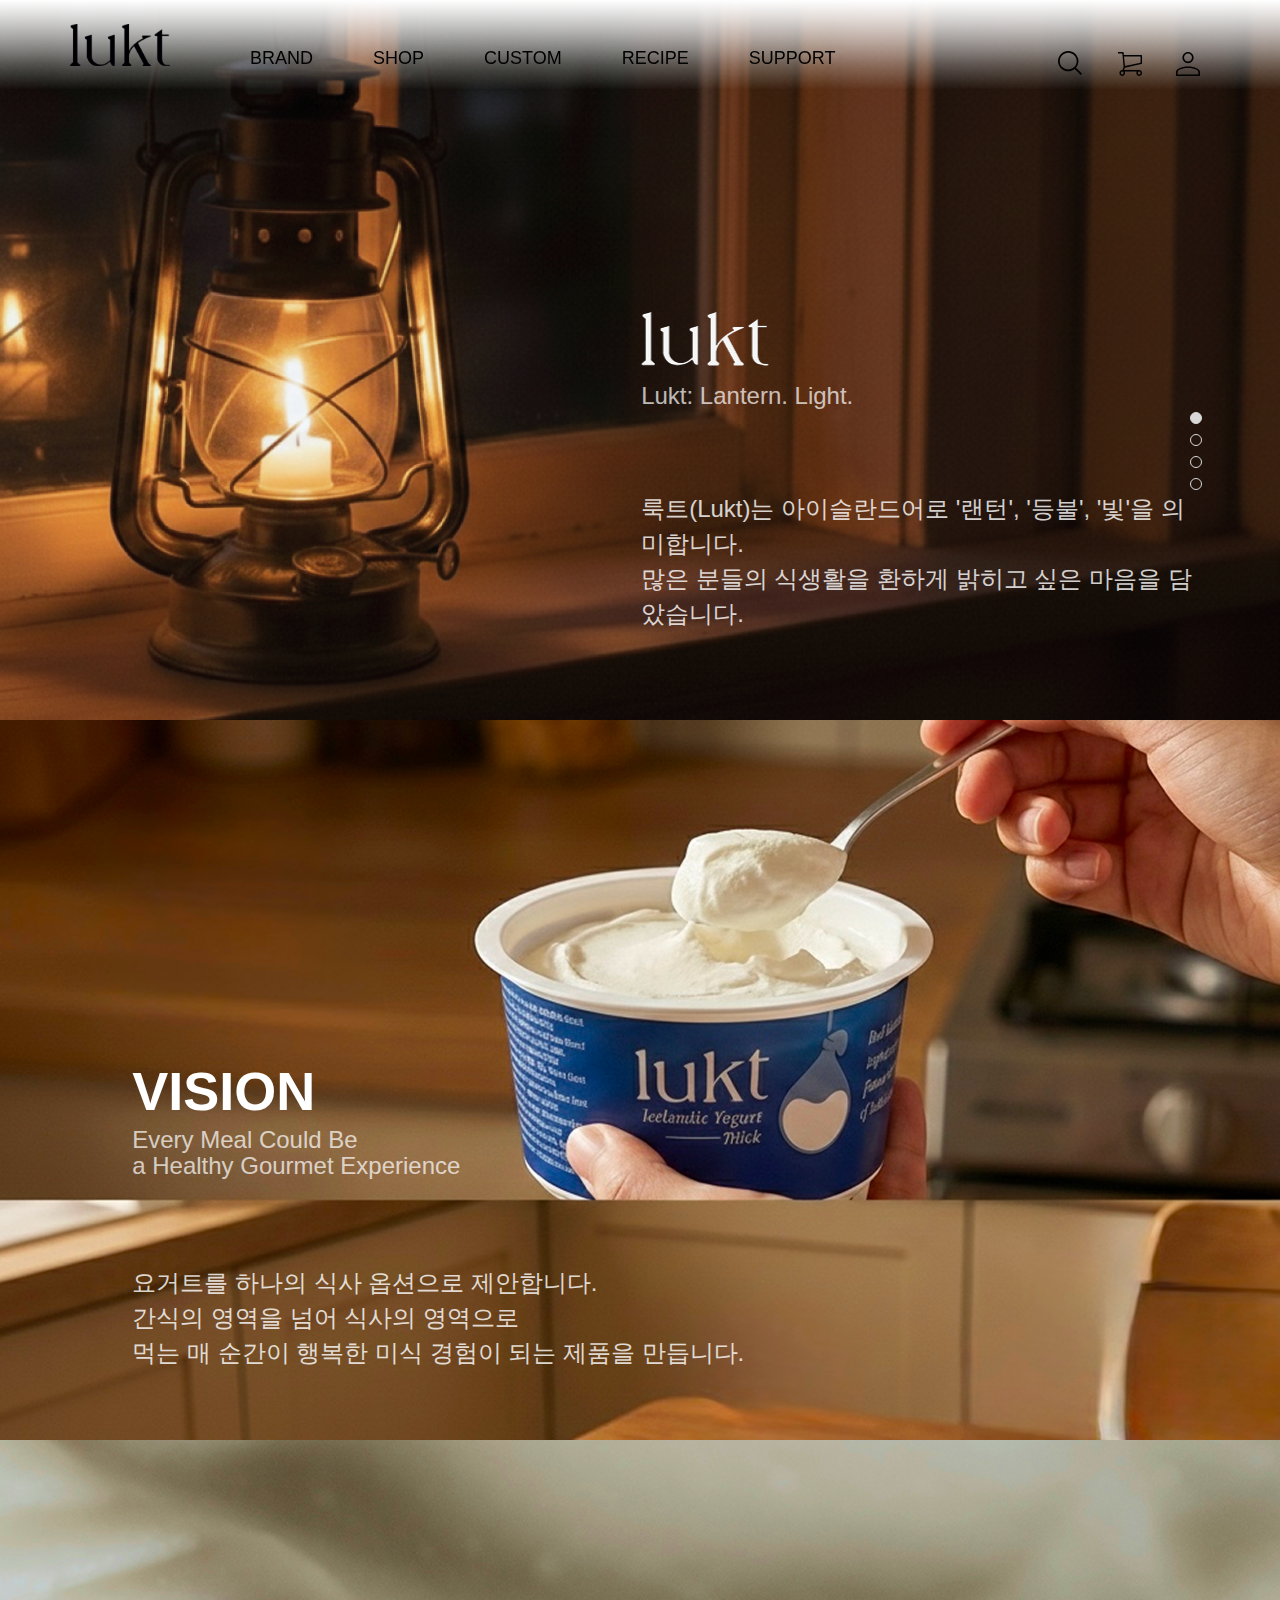
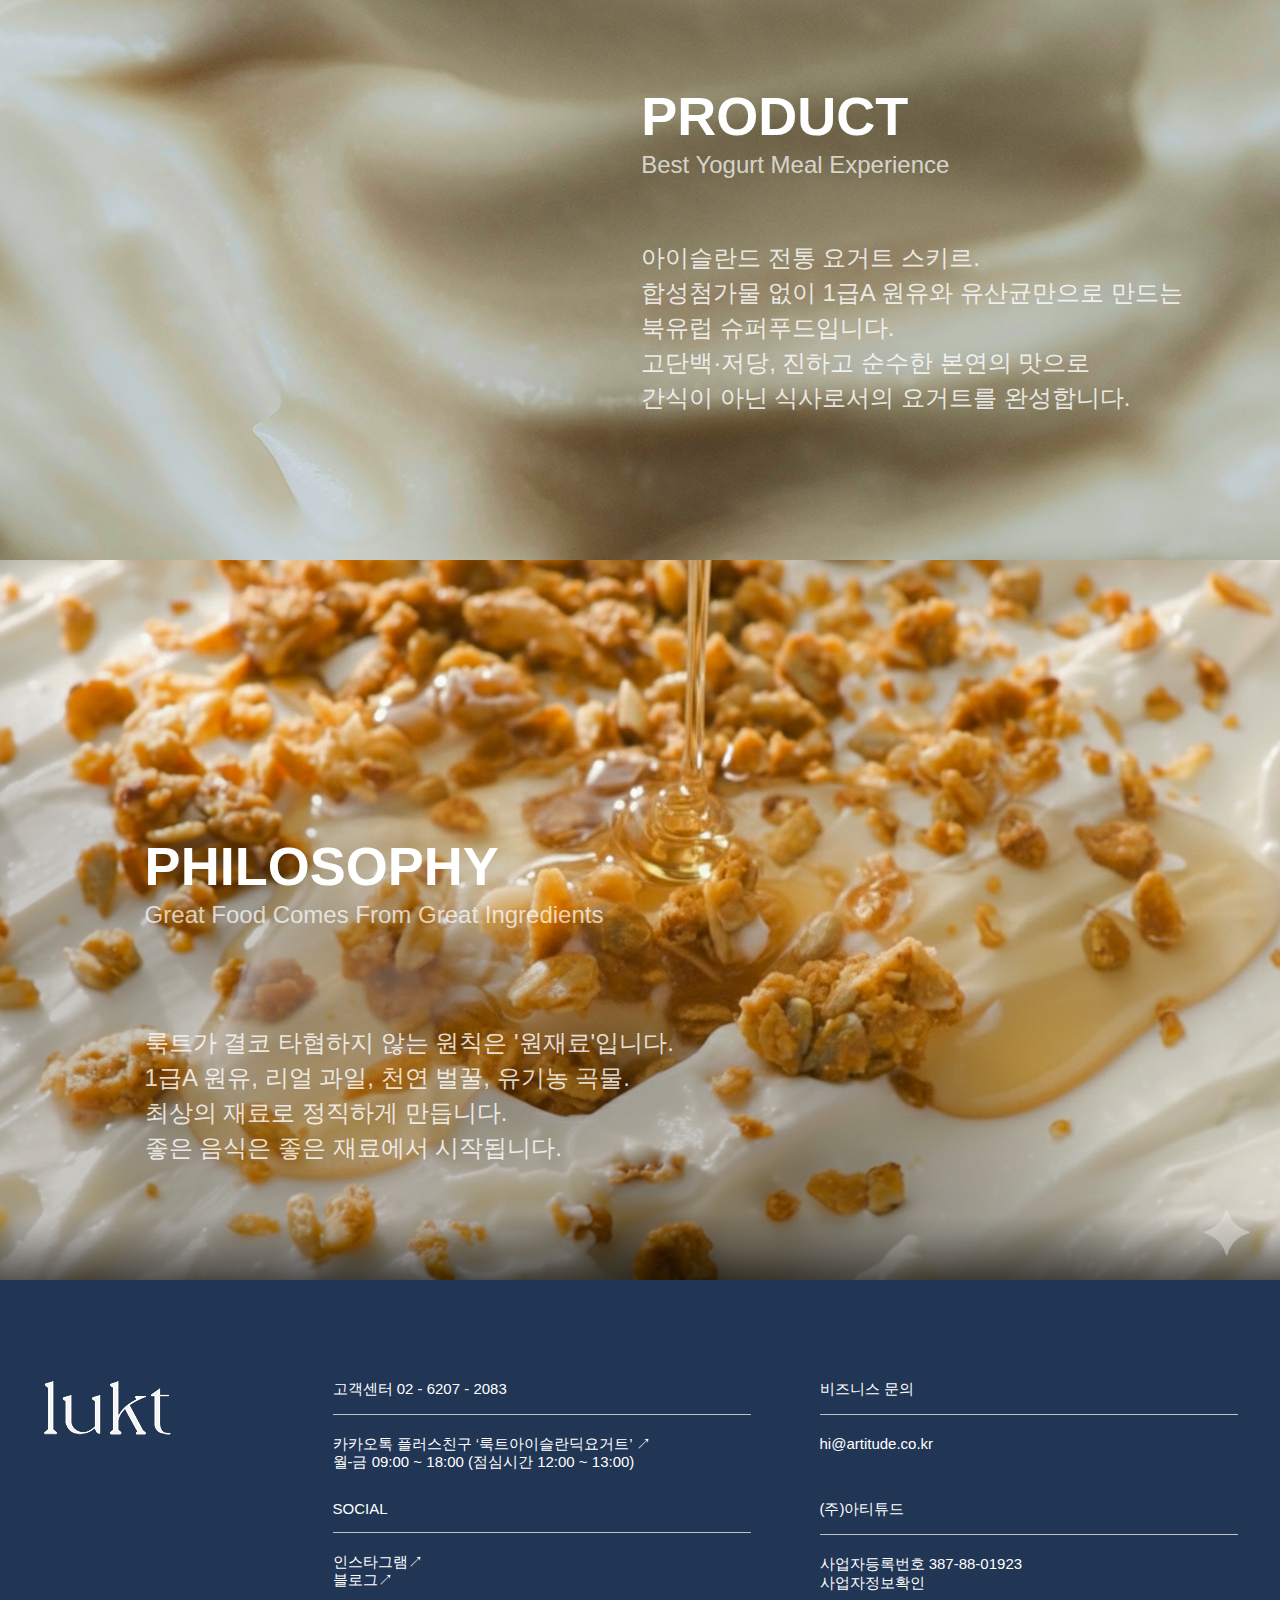
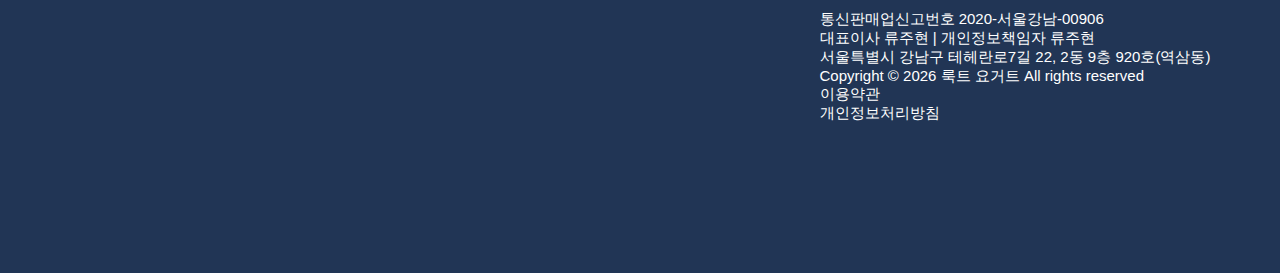
<file: contents/brand.html>
<!DOCTYPE html>
<html lang="ko">

<head>
    <meta charset="UTF-8">
    <meta name="viewport" content="width=device-width, initial-scale=1.0">
    <title>Brand | 룩트</title>


    <link rel="stylesheet" href="css/reset.css">
    <link rel="stylesheet" href="css/header.css">
    <link rel="stylesheet" href="css/brand.css">
    <link rel="stylesheet" href="css/footer.css">

    <script src="https://ajax.googleapis.com/ajax/libs/jquery/3.7.1/jquery.min.js"></script>
    <script src="../contents/script/brand.js"></script>


</head>

<body>
    <header class="clearfix">
        <h1 class="logo">
            <a href="../index.html"><img src="images/brand/main_logo.svg" alt="룩트"></a>
        </h1>

        <nav class="gnb">
            <ul class="clearfix">
                <li><a href="brand.html">BRAND</a></li>
                <li>
                    <a href="#">SHOP</a>
                    <ul class="lnb">
                        <li><a href="#">그릭요거트</a></li>
                        <li><a href="#">토핑</a></li>
                        <li><a href="#">버터</a></li>
                    </ul>

                </li>
                <li><a href="#">CUSTOM</a>
                    <ul class="lnb">
                        <li><a href="#">Make Your Set</a></li>
                    </ul>
                </li>
                <li><a href="#">RECIPE</a></li>
                <li><a href="#">SUPPORT</a>
                    <ul class="lnb">
                        <li><a href="#">공지사항</a></li>
                        <li><a href="#">FAQ</a></li>
                        <li><a href="#">1:1 문의</a></li>
                    </ul>
                </li>
            </ul>
        </nav>

        <div class="icon-grp">
            <div class="icon-grp-inner">
                <button><img src="images/brand/icon_search.svg" alt="검색"></button>
                <button><img src="images/brand/icon_cart.svg" alt="장바구니"></button>
                <button><img src="images/brand/icon_my-account.svg" alt="마이페이지"></button>
            </div>
        </div>

    </header>

    <article class="brand-wrap">
        <div id="brand1" class="page">
            <img src="images/brand/brand_page1.png" alt="브랜드 1페이지" class="brand-page">

            <div class="brand-msg brand-msg1">
                <div class="title-wrap">
                    <h2 class="brand-title">
                        <img src="images/brand/brand-logo_white.png" alt="룩트 로고">
                    </h2>
                    <p class="sub-title margin1">Lukt: Lantern. Light.</p>
                </div>
                <p class="des">
                    룩트(Lukt)는 아이슬란드어로 '랜턴', '등불', '빛'을 의미합니다.<br>많은 분들의 식생활을 환하게 밝히고 싶은 마음을 담았습니다.
                </p>
            </div>

        </div>

        <div id="brand2" class="page">
            <img src="images/brand/brand_page2.png" alt="브랜드 2페이지" class="brand-page">

            <div class="brand-msg brand-msg2">
                <div class="title-wrap">
                    <h2 class="brand-title">VISION</h2>
                    <p class="sub-title margin2">
                        Every Meal Could Be<br>a Healthy Gourmet Experience
                    </p>
                </div>
                <p class="des">
                    요거트를 하나의 식사 옵션으로 제안합니다.<br>간식의 영역을 넘어 식사의 영역으로<br>먹는 매 순간이 행복한 미식 경험이 되는 제품을 만듭니다.
                </p>
            </div>
        </div>

        <div id="brand3" class="page">
            <img src="images/brand/brand_page3.png" alt="브랜드 3페이지" class="brand-page">

            <div class="brand-msg brand-msg3">
                <div class="title-wrap">
                    <h2 class="brand-title">PRODUCT</h2>
                    <p class="sub-title margin3">
                        Best Yogurt Meal Experience
                    </p>
                </div>
                <p class="des">
                    아이슬란드 전통 요거트 스키르.<br>합성첨가물 없이 1급A 원유와 유산균만으로 만드는 북유럽 슈퍼푸드입니다.<br>고단백·저당, 진하고 순수한 본연의 맛으로<br>간식이 아닌
                    식사로서의
                    요거트를 완성합니다.
                </p>
            </div>
        </div>

        <div id="brand4" class="page">
            <img src="images/brand/brand_page4.png" alt="브랜드 4페이지" class="brand-page">

            <div class="brand-msg brand-msg4">
                <div class="title-wrap">
                    <h2 class="brand-title">PHILOSOPHY</h2>
                    <p class="sub-title margin4">
                        Great Food Comes From Great Ingredients
                    </p>
                </div>
                <p class="des">
                    룩트가 결코 타협하지 않는 원칙은 '원재료'입니다.<br>1급A 원유, 리얼 과일, 천연 벌꿀, 유기농 곡물.<br>최상의 재료로 정직하게 만듭니다.<br>좋은 음식은 좋은
                    재료에서
                    시작됩니다.
                </p>
            </div>
        </div>

        <ul class="slide-pagination">
            <li class="active"><a href="#">1번째 슬라이드</a></li>
            <li><a href="#">2번째 슬라이드</a></li>
            <li><a href="#">3번째 슬라이드</a></li>
            <li><a href="#">4번째 슬라이드</a></li>
        </ul>
    </article>

    <footer>
        <div class="footer-wrap clearfix">
            <h2><img src="images/brand/brand-logo_white.png" alt="룩트"></h2>

            <div class="footer-content clearfix">

                <div class="footer-grp">

                    <h3>고객센터 02 - 6207 - 2083</h3>

                    <p>카카오톡 플러스친구 ‘룩트아이슬란딕요거트’ <a
                            href="https://accounts.kakao.com/login/?continue=https%3A%2F%2Fpf.kakao.com%2F_hfaxnK%2Ffriend#loginF">↗</a>
                    </p>
                    <p>월-금 09:00 ~ 18:00 (점심시간 12:00 ~ 13:00)</p>
                </div>

                <div class="footer-grp">
                    <h3>비즈니스 문의</h3>
                    <p><a href="#">hi@artitude.co.kr</a></p>
                </div>

                <div class="footer-grp">
                    <h3>SOCIAL</h3>
                    <p>인스타그램<a href="https://www.instagram.com/lukt_official/">↗</a></p>
                    <p>블로그<a href="https://blog.naver.com/luktyogurt">↗</a></p>
                </div>

                <div class="footer-grp">
                    <h3>(주)아티튜드</h3>
                    <address>
                        사업자등록번호 387-88-01923 <a href="#">사업자정보확인</a><br>
                        통신판매업신고번호 2020-서울강남-00906<br>
                        대표이사 류주현 | 개인정보책임자 류주현<br>
                        서울특별시 강남구 테헤란로7길 22, 2동 9층 920호(역삼동)
                    </address>
                    <p class="copyright">Copyright © 2026 룩트 요거트 All rights reserved</p>

                    <div class="footer-links">
                        <a href="#">이용약관</a>
                        <a href="#">개인정보처리방침</a>
                    </div>
                </div>
            </div>
        </div>

    </footer>



</body>

</html>
</file>
<file: contents/css/header.css>
@charset "utf-8";

/* header.css */

header {
    width: 100%;
    height: 90px;
    padding: 0 70px;
    box-sizing: border-box;
    position: fixed;
    left: 0;
    top: 0;
    isolation: isolate;

    z-index: 9999;

    background-image: linear-gradient(to bottom,
            rgba(255, 255, 255, 1),
            rgba(255, 255, 255, 0));

    /* border-bottom: 3px solid #eee; */

}

header.on {
    background-image: none;
    background-color: rgba(255,255,255,0.8);
    transition: all 0.3s;
    /* 부드러운 전환 효과 */
}


header .logo {
    /* width: 240px;
    height: 90px;
    display: inline-block;
    position: relative; */
    float: left;
    margin-right: 80px;

    /* outline: 2px solid red; */
}

header .logo img {
    height: 42px;
    display: block;
    margin-top: 24px;

    /*  position: absolute;
    top: 50%;
    left: 50%;
    transform: translate(-50%, -50%); */
}

header .gnb {
    /* width: 588px;
    height: 90px; */
    /* display: inline-block; */
    /* position: relative; */
    float: left;
    margin-top: 48px;
    position: relative;


    /* outline: 2px solid red; */
}

header .gnb ul {
    /* width: 100%;
    height: 22px;
    padding: 0 10px;
    box-sizing: border-box; */

    /* position: absolute;
    left: 0;
    bottom: 20px; */

    /* outline: 2px solid blue; */
}

header .gnb ul li {
    /* height: 22px; */
    font-size: 18px;
    font-weight: 500;
    /* line-height: 22px; */
    /* display: inline-block; */
    float: left;
    position: relative;
    /* padding-right: 59px; */

    /* outline: 1px solid blue; */
}

header .gnb ul li~li {
    margin-left: 60px;
}

/* header .gnb ul li:last-child {
    padding-right: 0;

} */

header .gnb ul li a:hover {
    text-decoration: underline;
}

header .icon-grp {
    /* width: 214px;
    height: 90px; */
    float: right;
    margin-top: 40px;
    /* position: relative; */
    /* outline: 2px solid red; */
}

/* 
header .icon-grp .icon-grp-inner {
    width: 154px;
    height: 46px;
    position: absolute;
    left: 0;
    bottom: 14px;
    box-sizing: border-box;
    outline: 1px solid blue;
} */

header .icon-grp button {
    background-color: transparent;

    border: none;

    /*  outline: 1px solid blue; */
}

header .icon-grp button {
    margin-right: 8px;
    cursor: pointer;
}

header .icon-grp button:last-child {
    margin-right: 0;
}

/* lnb 기본 박스 설정 */

.lnb {
    width: 140px;
    background-color: #fff;
    border-radius: 6px;
    box-shadow: 0 2px 8px #d9d9d9;
    overflow: hidden;
    z-index: 10001;

    position: absolute;
    left: 0;
    top: calc(100% + 20px);
    transform: translateX(-16px);

    display: none;
}

.lnb::before {
    content: '';
    position: absolute;
    top: -20px;
    left: 0;
    width: 100%;
    height: 20px;
}

/* lnb 내부의 li 설정 */
.lnb li {
    /* 상위 GNB의 가로 나열 해제 */
    margin-left: 0 !important;
    width: 100%;
}

/* lnb 내부의 a 태그 설정 (핵심) */
header .gnb ul li .lnb li a {
    display: block;
    padding: 10px 10px;
    font-size: 15px;
    font-weight: 500;
    color: rgba(0, 0, 0, 0.8);
    text-align: left;
    letter-spacing: -0.5px;
    text-decoration: none;
}

/* lnb 호버 효과 */

.lnb:hover {
    border-radius: 6px;
}

header .gnb ul li .lnb li a:hover {
    background-color: #f5f5f5;
    border-radius: 6px;
}
</file>
<file: contents/css/brand.css>
@charset "utf-8";

/* brand.css */
body {
    width: 100%;
    height: 100%;
   
     overflow: hidden;
}

.brand-wrap {
    width: 100%;
   
}


.page {
    position: relative;
    width: 100%;
    max-width: 1920px;
    margin: 0 auto;
    display: block;

}

.page img.brand-page {
    width: 100%;
    height: auto;
    display: block;
}

.page .brand-msg {
    position: absolute;
    display: flex;
    flex-direction: column;

    justify-content: space-between;
    color: #fff;
    box-sizing: border-box;

    transform: translate(-15%, -20%);

}

.page .brand-msg1 {
    height: 320px;
    left: 56.6%;
    top: 52.1%;
}

.page .brand-msg2 {
    height: 310px;
    left: 17.5%;
    top: 55.8%;

}

.page .brand-msg3 {
    height: 330px;
    left: 56.6%;
    top: 43.2%;

}

.page .brand-msg4 {
    height: 330px;
    left: 17.5%;
    top: 47.4%;

}

.page .brand-msg .title-wrap {
    display: flex;
    flex-direction: column;
    gap: 5px;
    /* 피그마에서 제목-부제목 사이의 작은 간격값 입력 */
}

.page .brand-msg .brand-title {
    font-size: 54px;
    font-weight: 600;
    /* margin-bottom: 5px; */
}

.page .brand-msg .brand-title img {}

.page .brand-msg .sub-title {
    font-size: 24px;
    font-weight: 300;
    opacity: 0.7;
}

.page .brand-msg .sub-title:nth-child(2) {
    line-height: 26px;
}

.page .brand-msg .des {
    font-size: 24px;
    font-weight: 500;
    line-height: 35px;
    opacity: 0.8;
    margin-top: auto;
}

.slide-pagination {
    position: fixed;
    right: 80px;
    top: 50%;
    transform: translateY(-50%);
    z-index: 9999;
    list-style: none;
    padding: 0;
    margin: 0;
}

.slide-pagination li.active a {
    background-color: #d9d9d9;
}

.slide-pagination li {
    width: 10px;
    height: 10px;
    margin: 12px 0;
}

.slide-pagination li a {
    display: block;
    width: 100%;
    height: 100%;
    background-color: transparent;
    border: 1.5px solid #d9d9d9;
    border-radius: 50%;
    text-indent: -9999px;
    overflow: hidden;
    transition: background-color 0.3s ease;
}
</file>
<file: contents/css/footer.css>
@charset "utf-8";

/* footer.css */

footer {
    background-color: #213555;
}

footer .footer-wrap {
    width: 1195px;
    padding: 100px 0 150px;
    margin: 0 auto;

    /* outline: 3px solid lightgray; */
}

footer h2 {
    float: left;
}

footer h2 img {}

footer .footer-content {
    width: 905px;
    color: #fff;
    font-size: 15px;
    font-weight: 500;
    float: right;

    /* outline: 5px solid red; */
}

footer .footer-content .footer-grp {
    /* outline: 2px solid lime; */
}

footer .footer-content .footer-grp:nth-child(1),
footer .footer-content .footer-grp:nth-child(2) {
    height: 100px;
    margin-bottom: 20px;
}

footer .footer-content .footer-grp:nth-child(odd) {
    float: left;
}

footer .footer-content .footer-grp:nth-child(even) {
    float: right;
}

.footer-grp h3 {
    display: block;
    width: 418px;
    border-bottom: 1px solid rgba(255,255,255,0.7);
    padding-bottom: 15px;
    margin-bottom: 20px;
    font-size: 15px;
}

.footer-grp p {
    line-height: 18px;
}

.footer-grp p a {
    display: inline-block;
}

.footer-grp address {
    font-style: normal;
}
</file>
